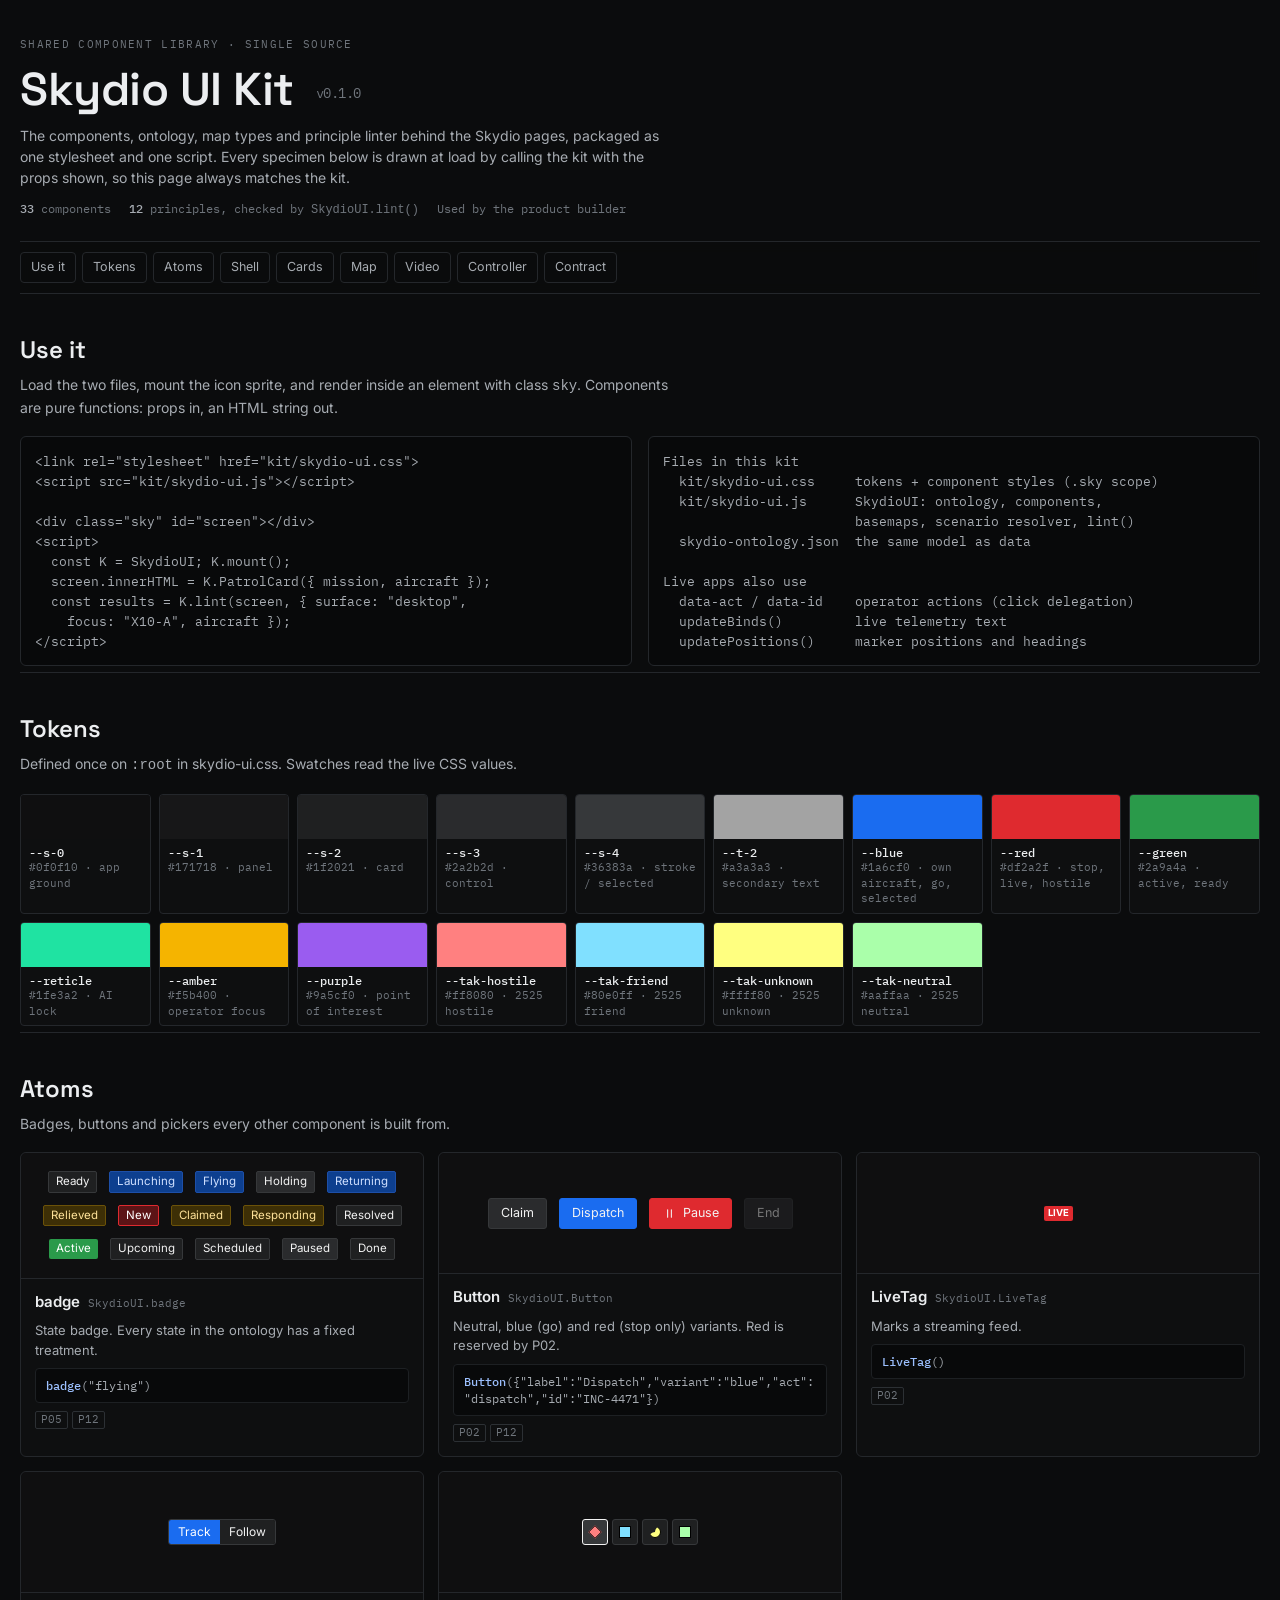
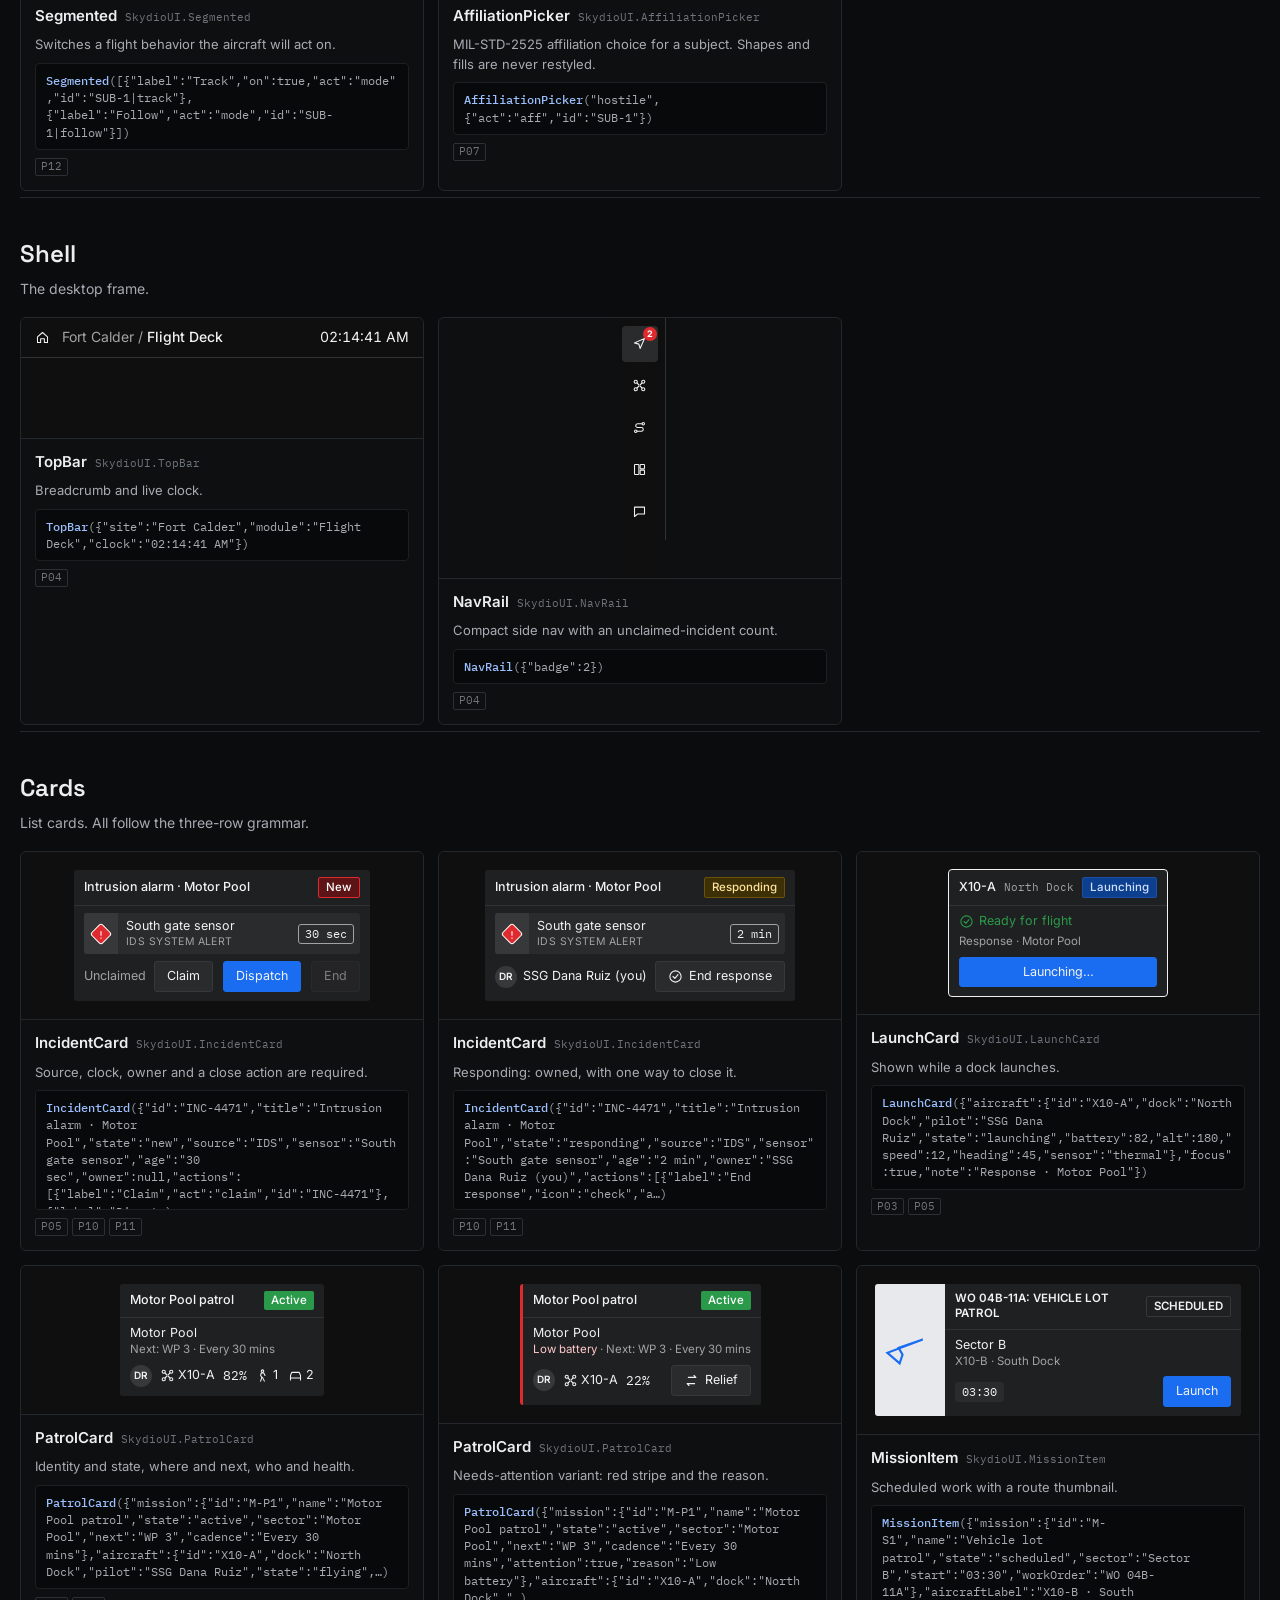
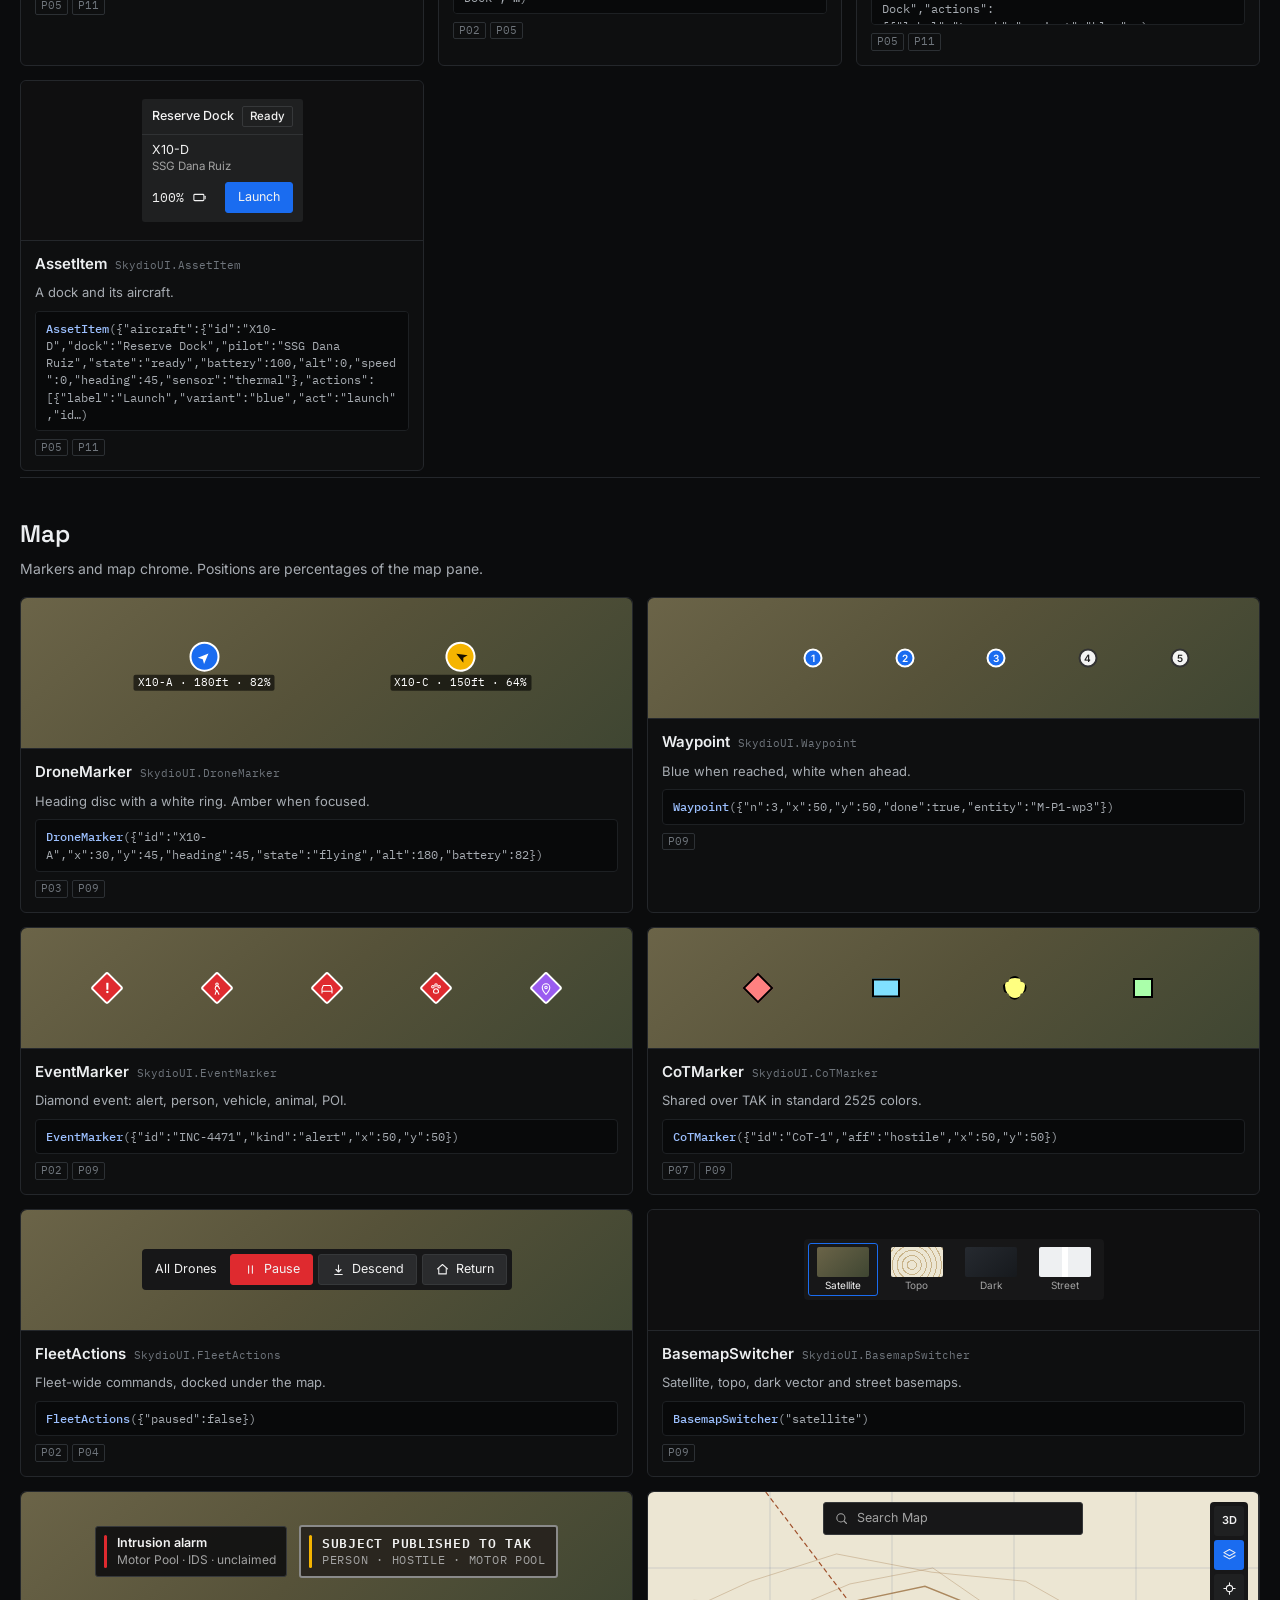
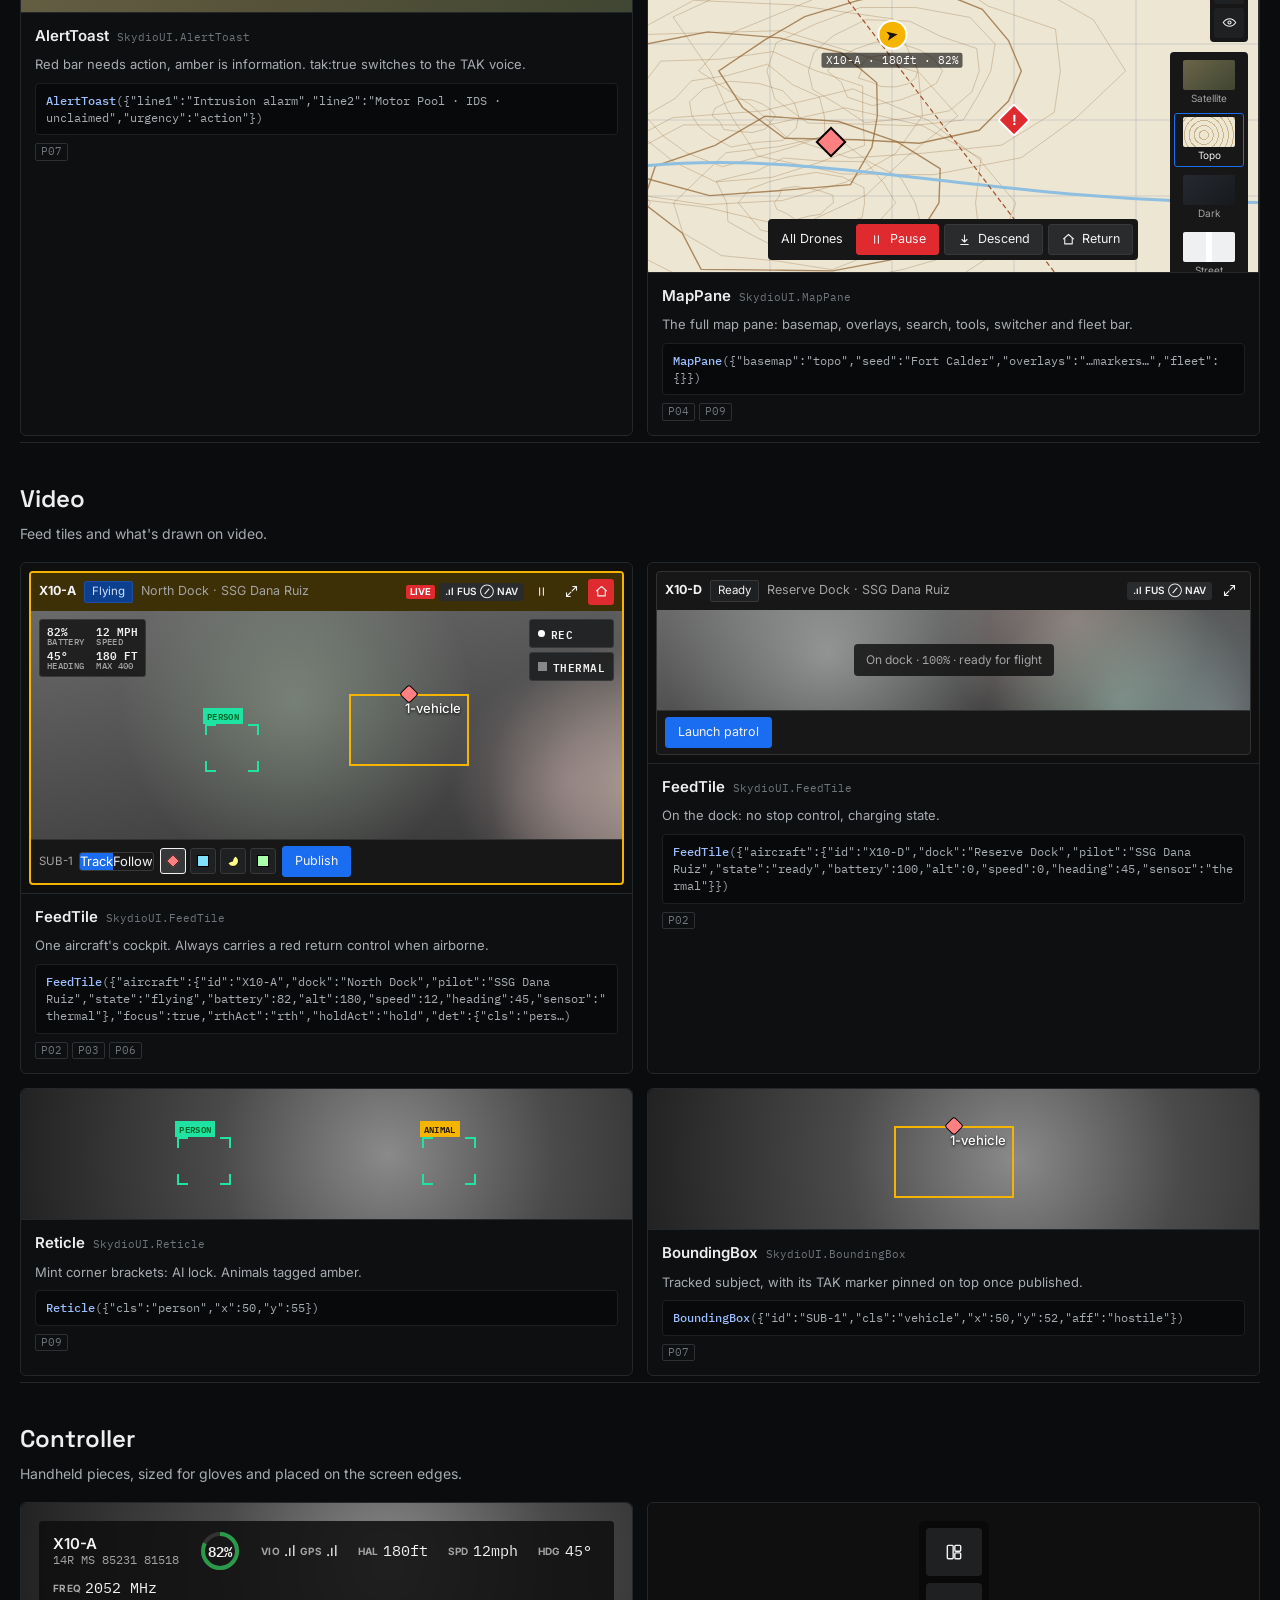
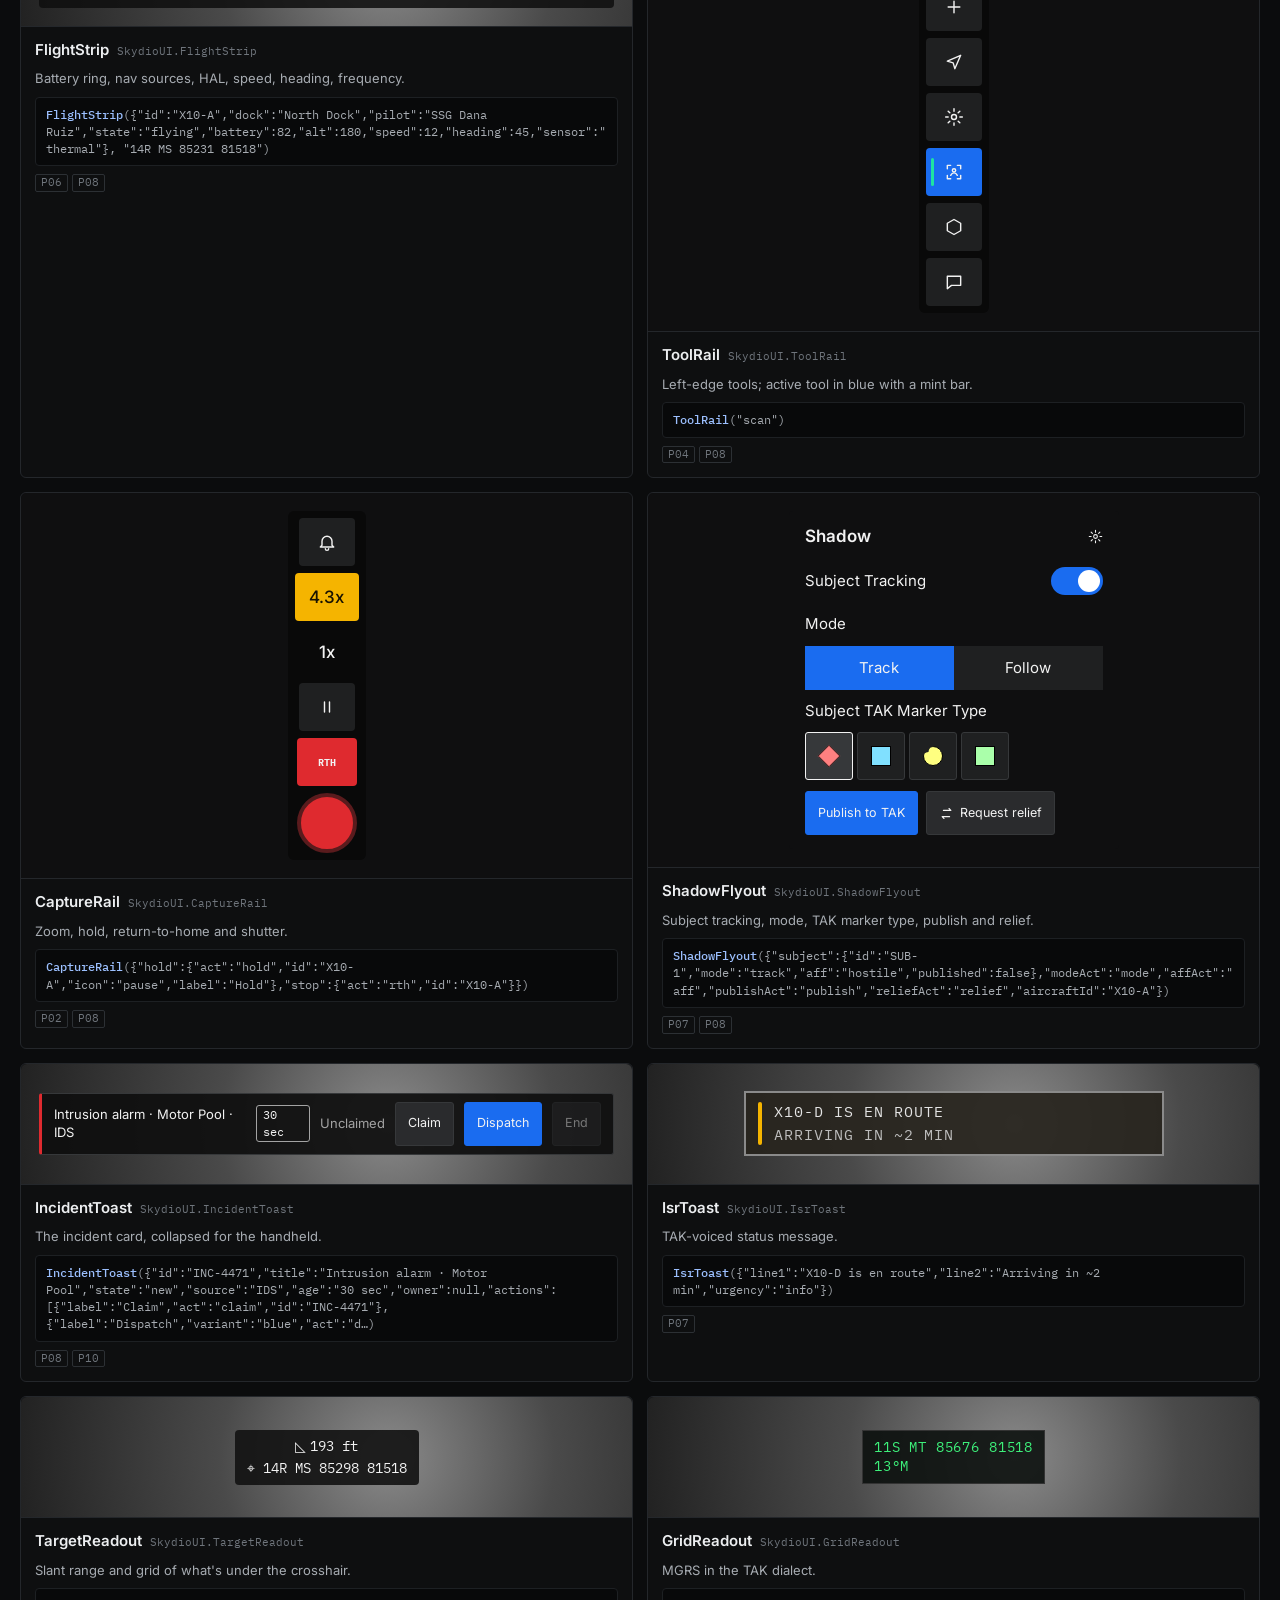
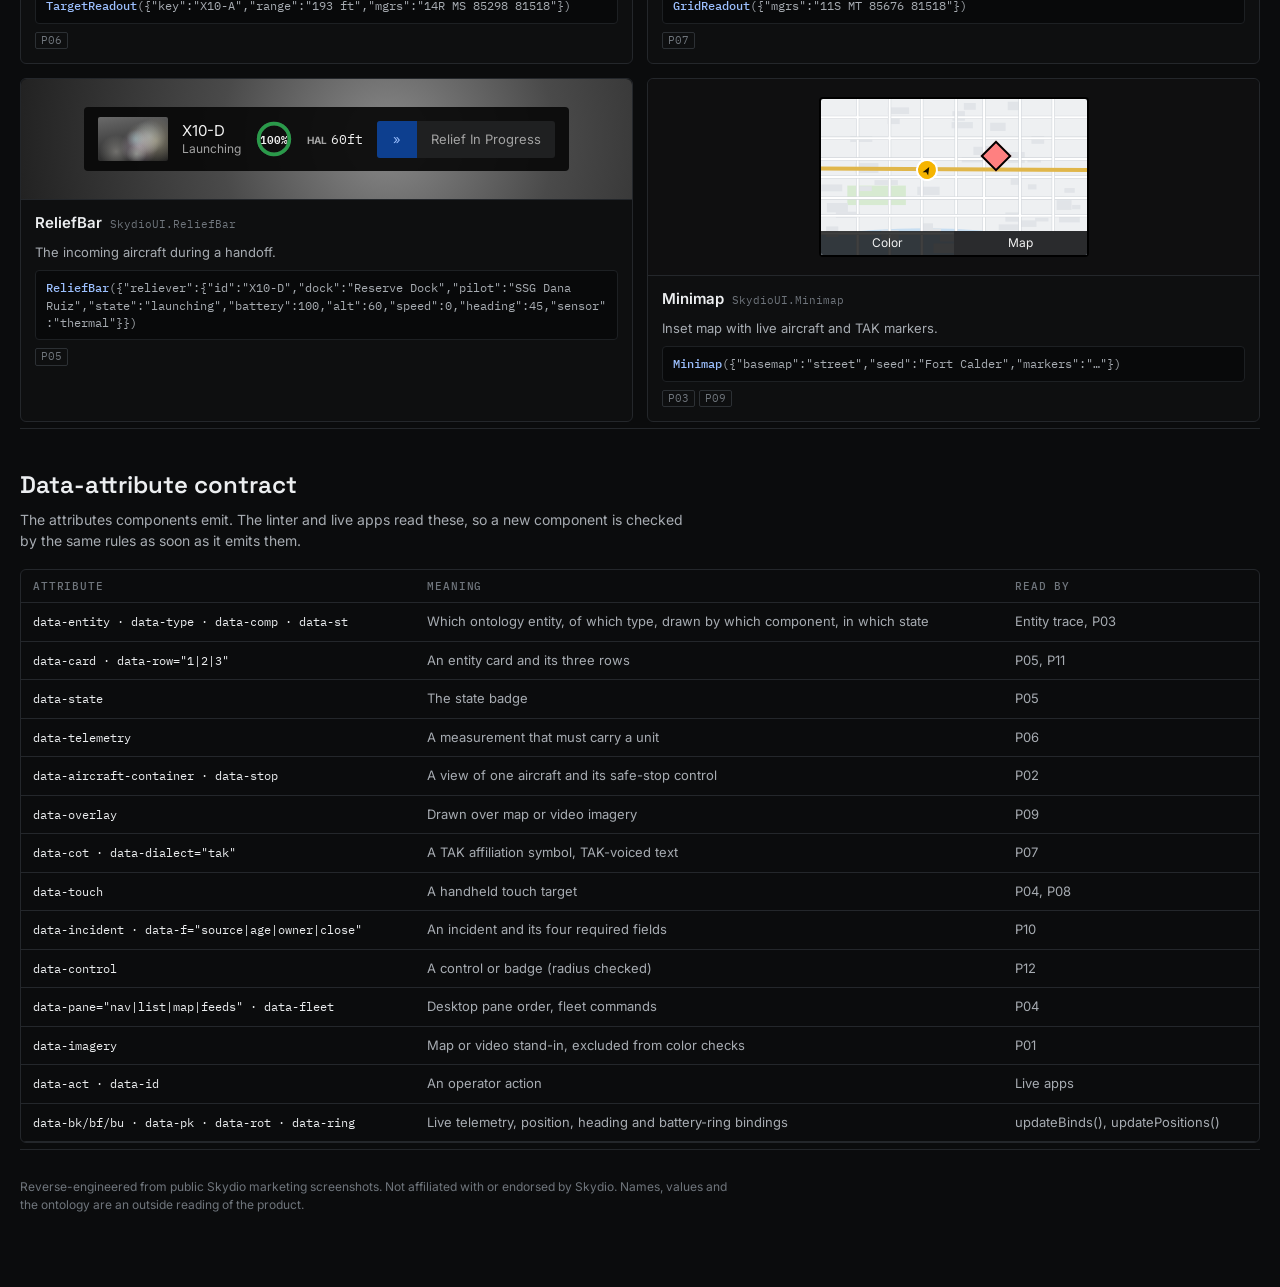
<file: kit.html>
<!doctype html>
<html lang="en"><head><meta charset="utf-8"><meta name="viewport" content="width=device-width, initial-scale=1, viewport-fit=cover">
<style>body{margin:0}[hidden]{display:none!important}img{max-width:100%}</style>
<title>Skydio UI Kit</title>
<meta name="claude:viewport-fit-sides" content="cover">
<link rel="stylesheet" href="https://fonts.googleapis.com/css2?family=Inter:wght@400;500;600;700&family=IBM+Plex+Mono:wght@400;500;600&family=Space+Grotesk:wght@500;600&display=swap">
<link rel="stylesheet" href="kit/skydio-ui.css">
<style>
/* Layout: masthead → install → tokens → component groups (live specimen + the exact kit call) → data-attribute contract.
   Every specimen is rendered at load by calling SkydioUI, so this page can't drift from the kit. Dark-only on purpose. */
:root{ color-scheme:dark; --page:#0b0c0d; --ink:#eceef0; --ink-2:#a7acb2; --ink-3:#6f757c; --rule:#24272b; --panel:#0e0f10; }
*{box-sizing:border-box}
body{background:var(--page);color:var(--ink);font-family:var(--f-ui);font-size:14px;line-height:1.5;padding-left:max(16px,env(safe-area-inset-left,0px));padding-right:max(16px,env(safe-area-inset-right,0px));padding-block:0 64px}
.wrap{max-width:1240px;margin:0 auto}
a{color:var(--ink)}
:focus-visible{outline:2px solid var(--blue);outline-offset:2px}
header.mast{padding-block:36px 22px;border-bottom:1px solid var(--rule);display:grid;gap:12px}
.eyebrow{font-family:var(--f-mono);font-size:11px;letter-spacing:.12em;text-transform:uppercase;color:var(--ink-3)}
h1{font-family:var(--f-display);font-weight:600;font-size:clamp(30px,4.2vw,46px);line-height:1.05;margin:0;letter-spacing:-.01em}
h1 small{font-family:var(--f-mono);font-size:14px;color:var(--ink-3);font-weight:400;margin-left:10px;vertical-align:middle}
.lede{max-width:72ch;color:var(--ink-2);margin:0}
.meta{display:flex;flex-wrap:wrap;gap:8px 18px;font-family:var(--f-mono);font-size:12px;color:var(--ink-3)}
.meta b{color:var(--ink-2);font-weight:500}
nav.toc{position:sticky;top:env(safe-area-inset-top,0px);z-index:5;background:color-mix(in srgb,var(--page) 92%,transparent);backdrop-filter:blur(6px);border-bottom:1px solid var(--rule);padding-block:10px}
body::before{content:"";position:fixed;inset:0 0 auto;height:env(safe-area-inset-top,0px);z-index:10;background:var(--page)}
nav.toc ul{list-style:none;margin:0;padding:0;display:flex;gap:6px;overflow-x:auto;scrollbar-width:none}
nav.toc a{display:block;white-space:nowrap;text-decoration:none;font-size:12.5px;padding:5px 10px;border:1px solid var(--rule);border-radius:4px;color:var(--ink-2)}
nav.toc a:hover{color:var(--ink);border-color:var(--ink-3)}
section.group{padding-block:38px 6px;border-bottom:1px solid var(--rule);scroll-margin-top:56px}
h2{font-family:var(--f-display);font-weight:600;font-size:24px;margin:0 0 6px}
.gp{margin:0 0 18px;color:var(--ink-2);max-width:74ch}
.grid{display:grid;gap:14px;grid-template-columns:repeat(auto-fill,minmax(min(100%,380px),1fr))}
.grid.wide{grid-template-columns:repeat(auto-fill,minmax(min(100%,600px),1fr))}
.comp{border:1px solid var(--rule);border-radius:6px;background:var(--panel);display:flex;flex-direction:column;min-width:0}
.stage{border-bottom:1px solid var(--rule);border-radius:6px 6px 0 0;overflow:hidden;min-width:0}
.stage .sky{padding:18px;display:flex;flex-wrap:wrap;gap:12px;align-items:center;justify-content:center;min-height:120px}
.stage .sky.terrain{background:linear-gradient(140deg,#6b6448,#565239 50%,#3f4632)}
.stage .sky.video{background:radial-gradient(circle at 60% 50%,#8a8a8a 0,#4a4a4a 45%,#222 100%)}
.stage .sky.box{display:block;padding:0;position:relative}
.solo .strip,.solo .c-rail,.solo .fly,.solo .readout,.solo .mgrs,.solo .relief,.solo .pip,.solo .isrt,.solo .ctoast,.solo .fleet,.solo .msearch,.solo .mtools,.solo .bmap{position:relative!important;inset:auto!important;left:auto!important;right:auto!important;top:auto!important;bottom:auto!important;transform:none!important}
.solo .c-rail{flex-direction:column}
.solo .bmap{grid-template-columns:repeat(4,auto)}
.info{padding:12px 14px 14px;display:grid;gap:8px;min-width:0}
.info h3{margin:0;font-size:15px;font-weight:600;display:flex;gap:8px;align-items:baseline;flex-wrap:wrap}
.info h3 code{font-family:var(--f-mono);font-size:11px;color:var(--ink-3);font-weight:400}
.info p{margin:0;color:var(--ink-2);font-size:13px}
pre.call{margin:0;background:#08090a;border:1px solid #1d2023;border-radius:4px;padding:8px 10px;font:11.5px/1.5 var(--f-mono);color:var(--ink-2);white-space:pre-wrap;word-break:break-word;max-height:120px;overflow:auto}
pre.call b{color:#9cc0ff;font-weight:500}
.pr{display:flex;flex-wrap:wrap;gap:4px}
.pr span{font-family:var(--f-mono);font-size:10.5px;border:1px solid #2c3034;border-radius:2px;padding:0 5px;color:var(--ink-3)}
.sw-grid{display:grid;gap:8px;grid-template-columns:repeat(auto-fill,minmax(130px,1fr))}
.sw{border:1px solid var(--rule);border-radius:4px;overflow:hidden;background:var(--panel)}
.sw i{display:block;height:44px}
.sw div{padding:6px 8px;font-size:11.5px;line-height:1.35}.sw div b{display:block;font-family:var(--f-mono);font-weight:500;color:var(--ink)}.sw div span{font-family:var(--f-mono);color:var(--ink-3);font-size:10.5px}
pre.code{margin:0;background:#08090a;border:1px solid var(--rule);border-radius:6px;padding:14px;overflow-x:auto;font:12.5px/1.6 var(--f-mono);color:var(--ink-2)}
table.contract{border-collapse:collapse;width:100%;font-size:13px}
.tbl{overflow-x:auto;border:1px solid var(--rule);border-radius:6px}
.contract th{text-align:left;font:500 10.5px var(--f-mono);letter-spacing:.08em;text-transform:uppercase;color:var(--ink-3);padding:9px 12px;border-bottom:1px solid var(--rule)}
.contract td{padding:9px 12px;border-bottom:1px solid var(--rule);color:var(--ink-2);vertical-align:top}
.contract td:first-child{white-space:nowrap}.contract code{font:12px var(--f-mono);color:var(--ink)}
.two{display:grid;gap:16px;grid-template-columns:minmax(0,1fr) minmax(0,1fr)}
@media (max-width:860px){.two{grid-template-columns:minmax(0,1fr)}}
.foot{margin-top:28px;color:var(--ink-3);font-size:12px;max-width:90ch}
</style>

<div class="wrap">
<header class="mast">
  <div class="eyebrow">Shared component library · single source</div>
  <h1>Skydio UI Kit <small id="ver"></small></h1>
  <p class="lede">The components, ontology, map types and principle linter behind the Skydio pages, packaged as one stylesheet and one script. Every specimen below is drawn at load by calling the kit with the props shown, so this page always matches the kit.</p>
  <div class="meta"><span><b id="nComp">0</b> components</span><span><b>12</b> principles, checked by <code>SkydioUI.lint()</code></span><span>Used by the product builder</span></div>
</header>
<nav class="toc" aria-label="Sections"><ul id="toc"></ul></nav>

<section class="group" id="install">
  <h2>Use it</h2>
  <p class="gp">Load the two files, mount the icon sprite, and render inside an element with class <code>sky</code>. Components are pure functions: props in, an HTML string out.</p>
  <div class="two">
<pre class="code">&lt;link rel="stylesheet" href="kit/skydio-ui.css"&gt;
&lt;script src="kit/skydio-ui.js"&gt;&lt;/script&gt;

&lt;div class="sky" id="screen"&gt;&lt;/div&gt;
&lt;script&gt;
  const K = SkydioUI; K.mount();
  screen.innerHTML = K.PatrolCard({ mission, aircraft });
  const results = K.lint(screen, { surface: "desktop",
    focus: "X10-A", aircraft });
&lt;/script&gt;</pre>
<pre class="code">Files in this kit
  kit/skydio-ui.css     tokens + component styles (.sky scope)
  kit/skydio-ui.js      SkydioUI: ontology, components,
                        basemaps, scenario resolver, lint()
  skydio-ontology.json  the same model as data

Live apps also use
  data-act / data-id    operator actions (click delegation)
  updateBinds()         live telemetry text
  updatePositions()     marker positions and headings</pre>
  </div>
</section>

<section class="group" id="tokens"><h2>Tokens</h2><p class="gp">Defined once on <code>:root</code> in skydio-ui.css. Swatches read the live CSS values.</p><div class="sw-grid" id="swatches"></div></section>
<div id="groups"></div>

<section class="group" id="contract">
  <h2>Data-attribute contract</h2>
  <p class="gp">The attributes components emit. The linter and live apps read these, so a new component is checked by the same rules as soon as it emits them.</p>
  <div class="tbl"><table class="contract"><thead><tr><th>Attribute</th><th>Meaning</th><th>Read by</th></tr></thead><tbody>
    <tr><td><code>data-entity · data-type · data-comp · data-st</code></td><td>Which ontology entity, of which type, drawn by which component, in which state</td><td>Entity trace, P03</td></tr>
    <tr><td><code>data-card · data-row="1|2|3"</code></td><td>An entity card and its three rows</td><td>P05, P11</td></tr>
    <tr><td><code>data-state</code></td><td>The state badge</td><td>P05</td></tr>
    <tr><td><code>data-telemetry</code></td><td>A measurement that must carry a unit</td><td>P06</td></tr>
    <tr><td><code>data-aircraft-container · data-stop</code></td><td>A view of one aircraft and its safe-stop control</td><td>P02</td></tr>
    <tr><td><code>data-overlay</code></td><td>Drawn over map or video imagery</td><td>P09</td></tr>
    <tr><td><code>data-cot · data-dialect="tak"</code></td><td>A TAK affiliation symbol, TAK-voiced text</td><td>P07</td></tr>
    <tr><td><code>data-touch</code></td><td>A handheld touch target</td><td>P04, P08</td></tr>
    <tr><td><code>data-incident · data-f="source|age|owner|close"</code></td><td>An incident and its four required fields</td><td>P10</td></tr>
    <tr><td><code>data-control</code></td><td>A control or badge (radius checked)</td><td>P12</td></tr>
    <tr><td><code>data-pane="nav|list|map|feeds" · data-fleet</code></td><td>Desktop pane order, fleet commands</td><td>P04</td></tr>
    <tr><td><code>data-imagery</code></td><td>Map or video stand-in, excluded from color checks</td><td>P01</td></tr>
    <tr><td><code>data-act · data-id</code></td><td>An operator action</td><td>Live apps</td></tr>
    <tr><td><code>data-bk/bf/bu · data-pk · data-rot · data-ring</code></td><td>Live telemetry, position, heading and battery-ring bindings</td><td>updateBinds(), updatePositions()</td></tr>
  </tbody></table></div>
</section>
<p class="foot">Reverse-engineered from public Skydio marketing screenshots. Not affiliated with or endorsed by Skydio. Names, values and the ontology are an outside reading of the product.</p>
</div>

<script src="kit/skydio-ui.js"></script>
<script>
"use strict";
const K = SkydioUI; K.mount();
const esc = K.esc;
document.getElementById("ver").textContent = "v" + K.version;

/* tokens */
const TOK = [["--s-0","app ground"],["--s-1","panel"],["--s-2","card"],["--s-3","control"],["--s-4","stroke / selected"],["--t-2","secondary text"],["--blue","own aircraft, go, selected"],["--red","stop, live, hostile"],["--green","active, ready"],["--reticle","AI lock"],["--amber","operator focus"],["--purple","point of interest"],["--tak-hostile","2525 hostile"],["--tak-friend","2525 friend"],["--tak-unknown","2525 unknown"],["--tak-neutral","2525 neutral"]];
const cs = getComputedStyle(document.documentElement);
document.getElementById("swatches").innerHTML = TOK.map(([v, m]) => `<div class="sw"><i style="background:var(${v})"></i><div><b>${v}</b><span>${cs.getPropertyValue(v).trim()} · ${m}</span></div></div>`).join("");

/* sample data */
const air = { id:"X10-A", dock:"North Dock", pilot:"SSG Dana Ruiz", state:"flying", battery:82, alt:180, speed:12, heading:45, sensor:"thermal" };
const ready = { ...air, id:"X10-D", dock:"Reserve Dock", state:"ready", battery:100, alt:0, speed:0 };
const mission = { id:"M-P1", name:"Motor Pool patrol", state:"active", sector:"Motor Pool", next:"WP 3", cadence:"Every 30 mins" };

/* catalog: [group, name, args, note, principles, stage] — stage: "" | "terrain" | "video" | "box:WxH" | "solo" */
const C = [
  ["Atoms","badge",["flying"],"State badge. Every state in the ontology has a fixed treatment.",["P05","P12"],"",()=>K.ONTO.air.concat(["new","claimed","responding","resolved","active","upcoming","scheduled","paused","done"]).map(s=>K.badge(s)).join("")],
  ["Atoms","Button",[{label:"Dispatch",variant:"blue",act:"dispatch",id:"INC-4471"}],"Neutral, blue (go) and red (stop only) variants. Red is reserved by P02.",["P02","P12"],"",()=>[K.Button({label:"Claim"}),K.Button({label:"Dispatch",variant:"blue"}),K.Button({label:"Pause",icon:"pause",variant:"red",fleetstop:true}),K.Button({label:"End",disabled:true})].join("")],
  ["Atoms","LiveTag",[],"Marks a streaming feed.",["P02"]],
  ["Atoms","Segmented",[[{label:"Track",on:true,act:"mode",id:"SUB-1|track"},{label:"Follow",act:"mode",id:"SUB-1|follow"}]],"Switches a flight behavior the aircraft will act on.",["P12"]],
  ["Atoms","AffiliationPicker",["hostile",{act:"aff",id:"SUB-1"}],"MIL-STD-2525 affiliation choice for a subject. Shapes and fills are never restyled.",["P07"]],
  ["Shell","TopBar",[{site:"Fort Calder",module:"Flight Deck",clock:"02:14:41 AM"}],"Breadcrumb and live clock.",["P04"],"box:100%x44"],
  ["Shell","NavRail",[{badge:2}],"Compact side nav with an unclaimed-incident count.",["P04"],"box:52x260"],
  ["Cards","IncidentCard",[{id:"INC-4471",title:"Intrusion alarm · Motor Pool",state:"new",source:"IDS",sensor:"South gate sensor",age:"30 sec",owner:null,actions:[{label:"Claim",act:"claim",id:"INC-4471"},{label:"Dispatch",variant:"blue",act:"dispatch",id:"INC-4471"},{label:"End",f:"close",disabled:true}]}],"Source, clock, owner and a close action are required.",["P05","P10","P11"]],
  ["Cards","IncidentCard",[{id:"INC-4471",title:"Intrusion alarm · Motor Pool",state:"responding",source:"IDS",sensor:"South gate sensor",age:"2 min",owner:"SSG Dana Ruiz (you)",actions:[{label:"End response",icon:"check",act:"end",id:"INC-4471",f:"close"}]}],"Responding: owned, with one way to close it.",["P10","P11"]],
  ["Cards","LaunchCard",[{aircraft:{...air,state:"launching"},focus:true,note:"Response · Motor Pool"}],"Shown while a dock launches.",["P03","P05"]],
  ["Cards","PatrolCard",[{mission,aircraft:air,dets:[{cls:"person",count:1},{cls:"vehicle",count:2}]}],"Identity and state, where and next, who and health.",["P05","P11"]],
  ["Cards","PatrolCard",[{mission:{...mission,attention:true,reason:"Low battery"},aircraft:{...air,battery:22},actions:[{label:"Relief",icon:"swap",act:"relief",id:"X10-A"}]}],"Needs-attention variant: red stripe and the reason.",["P02","P05"]],
  ["Cards","MissionItem",[{mission:{id:"M-S1",name:"Vehicle lot patrol",state:"scheduled",sector:"Sector B",start:"03:30",workOrder:"WO 04B-11A"},aircraftLabel:"X10-B · South Dock",actions:[{label:"Launch",variant:"blue",act:"launch-mission",id:"M-S1"}]}],"Scheduled work with a route thumbnail.",["P05","P11"]],
  ["Cards","AssetItem",[{aircraft:ready,actions:[{label:"Launch",variant:"blue",act:"launch",id:"X10-D"}]}],"A dock and its aircraft.",["P05","P11"]],
  ["Map","DroneMarker",[{id:"X10-A",x:30,y:45,heading:45,state:"flying",alt:180,battery:82}],"Heading disc with a white ring. Amber when focused.",["P03","P09"],"terrain box:100%x150",()=>K.DroneMarker({id:"X10-A",x:30,y:45,heading:45,state:"flying",alt:180,battery:82})+K.DroneMarker({id:"X10-C",x:72,y:45,heading:300,state:"flying",alt:150,battery:64,focus:true})],
  ["Map","Waypoint",[{n:3,x:50,y:50,done:true,entity:"M-P1-wp3"}],"Blue when reached, white when ahead.",["P09"],"terrain box:100%x110",()=>[1,2,3,4,5].map(n=>K.Waypoint({n,x:12+n*15,y:50,done:n<4,entity:"wp"+n})).join("")],
  ["Map","EventMarker",[{id:"INC-4471",kind:"alert",x:50,y:50}],"Diamond event: alert, person, vehicle, animal, POI.",["P02","P09"],"terrain box:100%x110",()=>["alert","person","vehicle","animal","poi"].map((k,i)=>K.EventMarker({id:"E"+i,kind:k,x:14+i*18,y:50})).join("")],
  ["Map","CoTMarker",[{id:"CoT-1",aff:"hostile",x:50,y:50}],"Shared over TAK in standard 2525 colors.",["P07","P09"],"terrain box:100%x110",()=>K.ONTO.aff.map((a,i)=>K.CoTMarker({id:"C"+i,aff:a,x:18+i*21,y:50})).join("")],
  ["Map","FleetActions",[{paused:false}],"Fleet-wide commands, docked under the map.",["P02","P04"],"terrain solo"],
  ["Map","BasemapSwitcher",["satellite"],"Satellite, topo, dark vector and street basemaps.",["P09"],"solo"],
  ["Map","AlertToast",[{line1:"Intrusion alarm",line2:"Motor Pool · IDS · unclaimed",urgency:"action"}],"Red bar needs action, amber is information. tak:true switches to the TAK voice.",["P07"],"terrain",()=>K.AlertToast({line1:"Intrusion alarm",line2:"Motor Pool · IDS · unclaimed",urgency:"action"})+K.AlertToast({line1:"Subject published to TAK",line2:"PERSON · HOSTILE · MOTOR POOL",tak:true})],
  ["Map","MapPane",[{basemap:"topo",seed:"Fort Calder",overlays:"…markers…",fleet:{}}],"The full map pane: basemap, overlays, search, tools, switcher and fleet bar.",["P04","P09"],"box:100%x380",()=>K.MapPane({basemap:"topo",seed:"Fort Calder",overlays:K.DroneMarker({id:"X10-A",x:40,y:40,heading:80,state:"flying",alt:180,battery:82,focus:true})+K.EventMarker({id:"INC",kind:"alert",x:60,y:60})+K.CoTMarker({id:"C",aff:"hostile",x:30,y:66}),fleet:{}}).replace('class="d-map"','class="d-map" style="position:absolute;inset:0"')],
  ["Video","FeedTile",[{aircraft:air,focus:true,rthAct:"rth",holdAct:"hold",det:{cls:"person",x:34,y:60},sub:{id:"SUB-1",cls:"vehicle",x:64,y:52,aff:"hostile"},footer:"…subject controls…"}],"One aircraft's cockpit. Always carries a red return control when airborne.",["P02","P03","P06"],"box:100%x330",()=>`<div style="display:flex;height:100%;padding:8px">${K.FeedTile({aircraft:air,focus:true,rthAct:"rth",holdAct:"hold",det:{cls:"person",x:34,y:60},sub:{id:"SUB-1",cls:"vehicle",x:64,y:52,aff:"hostile"},footer:`<span class="lbl">SUB-1</span>${K.Segmented([{label:"Track",on:true},{label:"Follow"}])}${K.AffiliationPicker("hostile",{})}${K.Button({label:"Publish",variant:"blue"})}`})}</div>`],
  ["Video","FeedTile",[{aircraft:ready}],"On the dock: no stop control, charging state.",["P02"],"box:100%x200",()=>`<div style="display:flex;height:100%;padding:8px">${K.FeedTile({aircraft:ready,footer:K.Button({label:"Launch patrol",variant:"blue"})})}</div>`],
  ["Video","Reticle",[{cls:"person",x:50,y:55}],"Mint corner brackets: AI lock. Animals tagged amber.",["P09"],"video box:100%x130",()=>K.Reticle({cls:"person",x:30,y:55})+K.Reticle({cls:"animal",x:70,y:55})],
  ["Video","BoundingBox",[{id:"SUB-1",cls:"vehicle",x:50,y:52,aff:"hostile"}],"Tracked subject, with its TAK marker pinned on top once published.",["P07"],"video box:100%x140"],
  ["Controller","FlightStrip",[air,"14R MS 85231 81518"],"Battery ring, nav sources, HAL, speed, heading, frequency.",["P06","P08"],"video solo"],
  ["Controller","ToolRail",["scan"],"Left-edge tools; active tool in blue with a mint bar.",["P04","P08"],"solo"],
  ["Controller","CaptureRail",[{hold:{act:"hold",id:"X10-A",icon:"pause",label:"Hold"},stop:{act:"rth",id:"X10-A"}}],"Zoom, hold, return-to-home and shutter.",["P02","P08"],"solo"],
  ["Controller","ShadowFlyout",[{subject:{id:"SUB-1",mode:"track",aff:"hostile",published:false},modeAct:"mode",affAct:"aff",publishAct:"publish",reliefAct:"relief",aircraftId:"X10-A"}],"Subject tracking, mode, TAK marker type, publish and relief.",["P07","P08"],"solo"],
  ["Controller","IncidentToast",[{id:"INC-4471",title:"Intrusion alarm · Motor Pool",state:"new",source:"IDS",age:"30 sec",owner:null,actions:[{label:"Claim",act:"claim",id:"INC-4471"},{label:"Dispatch",variant:"blue",act:"dispatch",id:"INC-4471"},{label:"End",f:"close",disabled:true}]}],"The incident card, collapsed for the handheld.",["P08","P10"],"video solo"],
  ["Controller","IsrToast",[{line1:"X10-D is en route",line2:"Arriving in ~2 min",urgency:"info"}],"TAK-voiced status message.",["P07"],"video solo"],
  ["Controller","TargetReadout",[{key:"X10-A",range:"193 ft",mgrs:"14R MS 85298 81518"}],"Slant range and grid of what's under the crosshair.",["P06"],"video solo"],
  ["Controller","GridReadout",[{mgrs:"11S MT 85676 81518"}],"MGRS in the TAK dialect.",["P07"],"video solo"],
  ["Controller","ReliefBar",[{reliever:{...ready,id:"X10-D",state:"launching",alt:60}}],"The incoming aircraft during a handoff.",["P05"],"video solo"],
  ["Controller","Minimap",[{basemap:"street",seed:"Fort Calder",markers:"…"}],"Inset map with live aircraft and TAK markers.",["P03","P09"],"solo",()=>K.Minimap({basemap:"street",seed:"Fort Calder",markers:K.DroneMarker({id:"X10-A",x:40,y:45,heading:30,small:true,focus:true})+K.CoTMarker({id:"C",aff:"hostile",x:66,y:36})})]
];
const groups = [...new Set(C.map(c => c[0]))];
const GROUP_NOTE = { Atoms:"Badges, buttons and pickers every other component is built from.", Shell:"The desktop frame.", Cards:"List cards. All follow the three-row grammar.", Map:"Markers and map chrome. Positions are percentages of the map pane.", Video:"Feed tiles and what's drawn on video.", Controller:"Handheld pieces, sized for gloves and placed on the screen edges." };
const short = v => { const s = JSON.stringify(v); return s.length > 220 ? s.slice(0, 217) + "…" : s; };
document.getElementById("toc").innerHTML = [["install","Use it"],["tokens","Tokens"],...groups.map(g => [g.toLowerCase(), g]),["contract","Contract"]].map(([id, t]) => `<li><a href="#${id}">${t}</a></li>`).join("");
document.getElementById("groups").innerHTML = groups.map(g => `<section class="group" id="${g.toLowerCase()}"><h2>${g}</h2><p class="gp">${GROUP_NOTE[g]}</p><div class="grid${g === "Video" || g === "Map" || g === "Controller" ? " wide" : ""}">${
  C.filter(c => c[0] === g).map(([, name, args, note, pr, stage = "", custom]) => {
    let html; try { html = custom ? custom() : K[name](...args); } catch (e) { html = `<span style="color:#ff9a9d">${esc(e.message)}</span>`; }
    const box = (stage.match(/box:(\S+)x(\d+)/) || []); const cls = stage.split(" ").filter(x => x && !x.startsWith("box")).join(" ");
    const style = box[0] ? `style="width:${/%/.test(box[1]) ? box[1] : box[1] + "px"};height:${box[2]}px;margin:0 auto"` : "";
    return `<div class="comp"><div class="stage"><div class="sky ${cls}${box[0] ? " box" : ""}" ${style}>${html}</div></div><div class="info"><h3>${esc(name)} <code>SkydioUI.${esc(name)}</code></h3><p>${esc(note)}</p><pre class="call"><b>${esc(name)}</b>(${esc(args.map(short).join(", "))})</pre><div class="pr">${pr.map(p => `<span title="${esc(K.PRINCIPLES.find(x => x[0] === p)[1])}">${p}</span>`).join("")}</div></div></div>`;
  }).join("")}</div></section>`).join("");
document.getElementById("nComp").textContent = new Set(C.map(c => c[1])).size;
</script>

</html>
</file>
<file: kit/skydio-ui.css>
/*! Skydio UI Kit 0.1.0 · skydio-ui.css
   Tokens and component styles, reverse-engineered from public Skydio marketing screenshots. Not affiliated with Skydio.
   Every component renders inside a root element with class "sky". */
:root{
  --s-0:#0f0f10; --s-1:#171718; --s-2:#1f2021; --s-3:#2a2b2d; --s-4:#36383a; --s-line:#303234;
  --t-1:#f2f2f2; --t-2:#a3a3a3;
  --blue:#1a6cf0; --blue-deep:#0d3f8f; --red:#df2a2f; --red-deep:#5c1416; --green:#2a9a4a; --green-deep:#173d22;
  --reticle:#1fe3a2; --amber:#f5b400; --amber-deep:#3d2f06; --purple:#9a5cf0;
  --tak-hostile:#ff8080; --tak-friend:#80e0ff; --tak-unknown:#ffff80; --tak-neutral:#aaffaa;
  --f-ui:"Inter",system-ui,-apple-system,"Segoe UI",sans-serif;
  --f-display:"Space Grotesk","Inter",system-ui,sans-serif;
  --f-mono:"IBM Plex Mono",ui-monospace,"SF Mono",Menlo,monospace;
}
.sky{font-family:var(--f-ui);color:var(--t-1);background:var(--s-0);font-size:13px;line-height:1.35;position:relative;overflow:hidden}
.sky *{box-sizing:border-box}
.sky .mono,.sky [data-telemetry]{font-family:var(--f-mono)}
.sky svg.ic{width:15px;height:15px;stroke:currentColor;fill:none;stroke-width:1.7;stroke-linecap:round;stroke-linejoin:round;flex:none}
.sky .lint-hit{outline:3px solid #ff2bd6 !important;outline-offset:2px;box-shadow:0 0 0 6px rgba(255,43,214,.25) !important}
/* desktop shell */
.sky .d-top{height:40px;display:flex;align-items:center;gap:12px;padding:0 14px;border-bottom:1px solid var(--s-line);background:var(--s-0)}
.sky .d-top .crumb{color:var(--t-2);font-size:14px}
.sky .d-top .crumb b{color:var(--t-1);font-weight:500}
.sky .d-top .clock{margin-left:auto;font-variant-numeric:tabular-nums;font-size:14px}
.sky .d-top .clock small{color:var(--t-2)}
.sky .d-body{display:flex;height:720px}
.sky .d-nav{width:52px;border-right:1px solid var(--s-line);display:flex;flex-direction:column;align-items:center;gap:6px;padding-top:8px;background:var(--s-0)}
.sky .d-nav .b{width:36px;height:36px;display:grid;place-items:center;border-radius:4px;position:relative;color:var(--t-1)}
.sky .d-nav .b.on{background:var(--s-3)}
.sky .d-nav .badge-n{position:absolute;top:1px;right:1px;min-width:14px;height:14px;padding:0 3px;border-radius:7px;background:var(--red);font-size:9px;font-weight:700;display:grid;place-items:center;color:#fff}
.sky .d-list{width:310px;background:var(--s-1);border-right:1px solid var(--s-line);display:flex;flex-direction:column;min-height:0}
.sky .d-map{flex:1;position:relative;min-width:0;border-right:1px solid var(--s-line)}
.sky .d-feeds{width:440px;display:flex;flex-direction:column;gap:6px;padding:6px;background:var(--s-0)}
.sky .ph{height:36px;display:flex;align-items:center;justify-content:space-between;padding:0 12px;font-size:13.5px;flex:none}
.sky .d-list .scroll{overflow:hidden;padding:0 10px 10px;display:flex;flex-direction:column;gap:8px;flex:1}
.sky .sec{display:flex;justify-content:space-between;align-items:center;font-weight:600;font-size:13.5px;padding:8px 2px 2px}
.sky .sec span{color:var(--t-2);font-weight:400}
.sky .field{display:flex;align-items:center;gap:8px;background:var(--s-3);border:1px solid var(--s-4);border-radius:3px;padding:6px 10px;color:var(--t-2);font-size:13px}
.sky .selects{display:flex;gap:6px}
.sky .select{flex:1;display:flex;align-items:center;gap:6px;background:var(--s-3);border:1px solid var(--s-4);border-radius:3px;padding:6px 10px;font-size:12.5px;color:var(--t-1);white-space:nowrap}
.sky .select svg{margin-left:auto}
.sky .badge{font-size:11.5px;padding:2px 7px;border-radius:2px;line-height:1.35;white-space:nowrap;display:inline-block}
.sky .b-active{background:var(--green);color:#fff}
.sky .b-upcoming,.sky .b-scheduled,.sky .b-done,.sky .b-ready,.sky .b-resolved{border:1px solid var(--s-4);color:var(--t-1);background:var(--s-2)}
.sky .b-paused,.sky .b-holding{background:var(--s-3);color:var(--t-1);border:1px solid var(--s-4)}
.sky .b-tfr,.sky .b-new{background:var(--red-deep);color:#fff;border:1px solid var(--red)}
.sky .b-flying,.sky .b-launching,.sky .b-returning{background:var(--blue-deep);color:#cfe0ff;border:1px solid #1d4fa8}
.sky .b-claimed,.sky .b-responding,.sky .b-relieved{background:var(--amber-deep);color:#ffe39a;border:1px solid #6b5208}
.sky .live{background:var(--red);color:#fff;font-size:9.5px;font-weight:700;padding:1px 4px;border-radius:2px}
.sky .chip-time{background:var(--s-3);color:var(--t-1);padding:2px 7px;border-radius:3px;font-size:12px;font-variant-numeric:tabular-nums}
.sky .chip-o{border:1px solid var(--t-2);border-radius:3px;padding:1px 6px;font-size:12px}
.sky .initials{width:22px;height:22px;border-radius:50%;background:var(--s-4);display:grid;place-items:center;font-size:10px;font-weight:600}
.sky .btn{display:inline-flex;align-items:center;justify-content:center;gap:6px;padding:6px 12px;border-radius:3px;font-size:12.5px;background:var(--s-3);border:1px solid var(--s-4);color:var(--t-1);white-space:nowrap}
.sky .btn.red{background:var(--red);border-color:var(--red)}
.sky .btn.blue{background:var(--blue);border-color:var(--blue)}
.sky .btn.wide{width:100%}
.sky .card{background:var(--s-2);border-radius:3px;overflow:hidden;font-size:12.5px;position:relative}
.sky .card [data-row]{padding:7px 10px;display:flex;align-items:center;gap:8px}
.sky .card [data-row="1"]{justify-content:space-between;font-weight:500;border-bottom:1px solid var(--s-line)}
.sky .card [data-row="2"]{display:block}
.sky .card [data-row="2"] small{display:block;color:var(--t-2);font-size:11.5px}
.sky .card [data-row="3"]{padding-top:0;padding-bottom:9px}
.sky .card .r{margin-left:auto;display:flex;gap:10px;align-items:center}
.sky .card .cnt{display:inline-flex;gap:3px;align-items:center}
.sky .card.attn{border-left:3px solid var(--red)}
.sky .card.is-focus{outline:1.5px solid var(--t-1)}
.sky .card.sched{display:grid;grid-template-columns:70px minmax(0,1fr)}
.sky .card.sched .thumb{background:#e7e9ec;grid-row:span 3;position:relative}
.sky .card.sched .thumb svg{position:absolute;inset:6px;width:calc(100% - 12px);height:calc(100% - 12px)}
.sky .card.sched [data-row="1"]{text-transform:uppercase;font-size:11.5px;font-weight:600}
.sky .sensor{display:grid;grid-template-columns:34px minmax(0,1fr) auto;background:var(--s-3);border-radius:3px;overflow:hidden;align-items:center}
.sky .sensor .ico{display:grid;place-items:center;align-self:stretch;background:var(--s-4)}
.sky .sensor .t{padding:5px 8px;display:grid}
.sky .sensor .t small{color:var(--t-2);font-size:10.5px;letter-spacing:.04em}
.sky .sensor .chip-o{margin-right:6px}
.sky .kv{display:grid;grid-template-columns:auto minmax(0,1fr);gap:3px 10px;font-size:12px}
.sky .kv dt{color:var(--t-2)}
.sky .kv dd{margin:0;text-align:right;font-variant-numeric:tabular-nums}
/* map */
.sky .mapbg{position:absolute;inset:0}
.sky .mapsvg{position:absolute;inset:0;width:100%;height:100%}
.sky .msearch{position:absolute;top:10px;left:50%;transform:translateX(-50%);width:260px;display:flex;align-items:center;gap:8px;background:var(--s-1);border:1px solid var(--s-4);border-radius:3px;padding:7px 10px;color:var(--t-2);font-size:12.5px}
.sky .mtools{position:absolute;top:10px;right:10px;display:grid;gap:4px;background:var(--s-1);padding:4px;border-radius:4px}
.sky .mtools span{width:30px;height:30px;display:grid;place-items:center;background:var(--s-2);border-radius:3px;font-size:11px;font-weight:600}
.sky .mtools span.on{background:var(--blue)}
.sky .fleet{position:absolute;left:50%;bottom:12px;transform:translateX(-50%);display:flex;gap:5px;background:var(--s-1);padding:5px;border-radius:4px;align-items:center;white-space:nowrap}
.sky .fleet .l{padding:0 8px;font-size:12.5px}
.sky .mk{position:absolute;transform:translate(-50%,-50%);display:grid;justify-items:center;gap:3px}
.sky .dm{width:30px;height:30px;border-radius:50%;background:var(--blue);border:2.5px solid #fff;display:grid;place-items:center;color:#fff}
.sky .mk.is-focus .dm{background:var(--amber);color:#1a1300}
.sky .dlbl{font-size:10.5px;text-align:center;line-height:1.2;color:#fff;white-space:nowrap;background:rgba(0,0,0,.6);padding:1px 4px;border-radius:2px}
.sky .wp{position:absolute;transform:translate(-50%,-50%);width:19px;height:19px;border-radius:50%;display:grid;place-items:center;font-size:10px;font-weight:600;border:2px solid #fff}
.sky .wp.done{background:var(--blue);color:#fff}
.sky .wp.next{background:#f4f4f4;color:#222;border-color:#333}
.sky .dia{position:absolute;transform:translate(-50%,-50%) rotate(45deg);width:24px;height:24px;display:grid;place-items:center;border:2px solid #fff;border-radius:3px}
.sky .dia>*{transform:rotate(-45deg)}
.sky .dia.red{background:var(--red);color:#fff}
.sky .dia.purple{background:var(--purple);color:#fff}
.sky .cot{position:absolute;transform:translate(-50%,-50%);border:2px solid #000}
.sky .tak-hostile{background:var(--tak-hostile);width:22px;height:22px;transform:translate(-50%,-50%) rotate(45deg)}
.sky .tak-friend{background:var(--tak-friend);width:28px;height:19px}
.sky .tak-neutral{background:var(--tak-neutral);width:20px;height:20px}
.sky .tak-unknown{background:var(--tak-unknown);width:24px;height:24px;border-radius:50% 50% 50% 50%/40% 40% 60% 60%;clip-path:path('M12 0a6 6 0 0 1 6 6 6 6 0 0 1 0 12 6 6 0 0 1-12 0 6 6 0 0 1 0-12 6 6 0 0 1 6-6z')}
.sky .dock{position:absolute;transform:translate(-50%,-50%);width:22px;height:22px;border-radius:50%;background:#111;border:2px solid #fff;display:grid;place-items:center;font:700 11px var(--f-display);color:#fff}
.sky .slbl{position:absolute;font:600 10px var(--f-mono);letter-spacing:.08em;color:rgba(255,255,255,.85);text-transform:uppercase;background:rgba(0,0,0,.55);padding:1px 4px;border-radius:2px;transform:translate(-50%,-50%);white-space:nowrap}
/* feed tile */
.sky .tile{border:1px solid var(--s-line);border-radius:4px;overflow:hidden;background:var(--s-1);display:flex;flex-direction:column;flex:1;min-height:0}
.sky .tile.is-focus{border:2px solid var(--amber)}
.sky .tile .hd{display:flex;align-items:center;gap:8px;padding:6px 8px;font-size:12.5px;flex:none}
.sky .tile.is-focus .hd{background:var(--amber-deep)}
.sky .tile .hd b{white-space:nowrap}
.sky .tile .hd .who{color:var(--t-2);white-space:nowrap;overflow:hidden;text-overflow:ellipsis;min-width:0}
.sky .tile .hd .sig{white-space:nowrap}
.sky .tile .hd .tools{margin-left:auto;display:flex;gap:4px;align-items:center}
.sky .sig{display:flex;gap:6px;background:var(--s-3);padding:2px 6px;border-radius:3px;font-size:10px;font-weight:600}
.sky .ib{width:26px;height:26px;display:grid;place-items:center;border-radius:3px;color:var(--t-1)}
.sky .ib.red{background:var(--red)}
.sky .vid{position:relative;flex:1;min-height:0}
.sky .hud{position:absolute;top:8px;left:8px;background:rgba(20,20,20,.85);border:1px solid var(--s-4);border-radius:3px;padding:5px 7px;display:grid;grid-template-columns:auto auto;gap:3px 12px;font:600 11px/1.1 var(--f-mono)}
.sky .hud .u{display:block;font-size:8.5px;color:var(--t-2);font-weight:500;letter-spacing:.04em}
.sky .camst{position:absolute;top:8px;right:8px;display:grid;gap:4px}
.sky .camst div{display:flex;gap:6px;align-items:center;background:rgba(31,32,33,.92);border:1px solid var(--s-4);border-radius:3px;padding:4px 8px;font:600 10.5px var(--f-mono);letter-spacing:.04em}
.sky .recdot{width:7px;height:7px;border-radius:50%;background:#fff}
.sky .ret{position:absolute;width:54px;height:48px;transform:translate(-50%,-50%)}
.sky .ret i{position:absolute;width:11px;height:11px;border:2.5px solid var(--reticle)}
.sky .ret i:nth-child(1){top:0;left:0;border-right:0;border-bottom:0}
.sky .ret i:nth-child(2){top:0;right:0;border-left:0;border-bottom:0}
.sky .ret i:nth-child(3){bottom:0;left:0;border-right:0;border-top:0}
.sky .ret i:nth-child(4){bottom:0;right:0;border-left:0;border-top:0}
.sky .ret b{position:absolute;top:-16px;left:-2px;background:var(--reticle);color:#062;font:600 9px var(--f-mono);padding:0 4px;letter-spacing:.04em}
.sky .bbox{position:absolute;border:2px solid var(--amber);transform:translate(-50%,-50%)}
.sky .bbox .tg{position:absolute;right:6px;top:4px;color:#fff;font-weight:500;font-size:13px;text-shadow:0 1px 3px #000}
.sky .onvid{position:absolute;left:50%;top:50%;transform:translate(-50%,-50%);background:rgba(15,15,15,.82);padding:8px 12px;border-radius:4px;font-size:12px;color:var(--t-2);text-align:center}
/* controller */
.sky .c-frame{position:absolute;inset:0}
.sky .c-rail{position:absolute;top:14px;bottom:14px;display:flex;flex-direction:column;gap:7px;padding:7px;background:rgba(8,8,8,.88);border-radius:6px}
.sky .c-rail.l{left:14px}
.sky .c-rail.r{right:14px;align-items:center}
.sky .c-rail .t{width:56px;height:48px;display:grid;place-items:center;background:var(--s-2);border-radius:4px;position:relative}
.sky .c-rail .t.on{background:var(--blue)}
.sky .c-rail .t.on::before{content:"";position:absolute;left:5px;top:10px;bottom:10px;width:3px;background:var(--reticle);border-radius:2px}
.sky .c-rail .t svg.ic{width:20px;height:20px}
.sky .c-rail .z{width:64px;height:48px;display:grid;place-items:center;font-size:17px;font-weight:500;border-radius:4px}
.sky .c-rail .z.on{background:var(--amber);color:#1a1300}
.sky .c-rail .rec{width:60px;height:60px;border-radius:50%;background:var(--red);border:4px solid #5a1b1d;margin-top:auto}
.sky .c-rail .rth{width:60px;height:48px;border-radius:4px;background:var(--red);display:grid;place-items:center;font:700 10px var(--f-mono)}
.sky .strip{position:absolute;top:14px;left:96px;right:110px;display:flex;flex-wrap:wrap;gap:6px 20px;align-items:center;background:rgba(14,14,14,.86);padding:9px 14px;border-radius:4px;font-size:15px}
.sky .strip .k{font-size:10px;font-weight:700;color:var(--t-2);letter-spacing:.03em;margin-right:4px}
.sky .strip .cell{display:flex;align-items:center;white-space:nowrap}
.sky .strip .nm{font-weight:600;line-height:1.2}
.sky .strip .nm small{display:block;color:var(--t-2);font-weight:400;font-size:12px}
.sky .ring{width:42px;height:42px;position:relative;display:grid;place-items:center;font-weight:600;font-size:14px;flex:none}
.sky .ring svg{position:absolute;inset:0;transform:rotate(-90deg)}
.sky .fly{position:absolute;left:100px;top:150px;width:330px;background:var(--s-0);border-radius:4px;padding:14px 16px;display:grid;gap:11px;font-size:15px}
.sky .fly .r{display:flex;justify-content:space-between;align-items:center}
.sky .fly .ttl{font-size:17px;font-weight:600}
.sky .tog{width:52px;height:28px;border-radius:14px;background:var(--blue);position:relative}
.sky .tog::after{content:"";position:absolute;right:3px;top:3px;width:22px;height:22px;border-radius:50%;background:#fff}
.sky .segb{display:flex}
.sky .segb span{flex:1;text-align:center;padding:12px 9px;min-height:44px;background:var(--s-2)}
.sky .segb span.on{background:var(--blue)}
.sky .readout{position:absolute;left:50%;bottom:110px;transform:translateX(-50%);background:rgba(18,18,18,.9);border-radius:4px;padding:7px 12px;display:grid;justify-items:center;gap:3px;font-size:14px}
.sky .pip{position:absolute;left:100px;bottom:22px;width:270px;height:160px;border:2px solid #000;border-radius:4px;overflow:hidden}
.sky .pip .pl{position:absolute;bottom:0;left:0;right:0;display:flex;background:rgba(0,0,0,.75);font-size:12px}
.sky .pip .pl span{flex:1;text-align:center;padding:4px}
.sky .pip .pl span.on{background:var(--s-3)}
.sky .relief{position:absolute;left:390px;right:110px;bottom:22px;display:flex;align-items:center;gap:14px;background:rgba(8,8,8,.92);padding:10px 14px;border-radius:4px}
.sky .relief .th{width:70px;height:44px;border-radius:2px}
.sky .relief .nm{display:grid;font-size:15px}
.sky .relief .nm small{color:var(--t-2);font-size:12px}
.sky .relief .hand{margin-left:auto;display:flex;background:var(--s-2);border-radius:3px;overflow:hidden}
.sky .relief .hand i{background:var(--blue-deep);width:40px;display:grid;place-items:center;color:#9cc0ff;font-style:normal}
.sky .relief .hand span{padding:10px 14px;color:var(--t-2)}
.sky .isr{font-family:var(--f-mono);text-transform:uppercase;letter-spacing:.08em}
.sky .isrt{position:absolute;top:84px;left:50%;transform:translateX(-50%);background:rgba(40,36,30,.92);border:2px solid #8a8a8a;padding:9px 16px 9px 12px;display:flex;gap:12px;min-width:420px}
.sky .isrt::before{content:"";width:4px;border-radius:2px;background:var(--amber)}
.sky .isrt.action::before{background:var(--red)}
.sky .isrt div{display:grid;gap:3px;font-size:15px;color:#e4e4e4}
.sky .mgrs{position:absolute;right:110px;bottom:22px;background:rgba(10,14,12,.88);border:1px solid #333;padding:7px 11px;color:#3df07a;font:14px/1.35 var(--f-mono);letter-spacing:.06em}
.sky .ctoast{position:absolute;top:84px;left:100px;display:flex;gap:10px;align-items:center;background:rgba(15,15,15,.92);border:1px solid var(--s-4);border-left:3px solid var(--red);border-radius:3px;padding:8px 12px;font-size:13px}
/* basemap switcher */
.sky .bmap{position:absolute;right:10px;top:160px;display:grid;gap:4px;background:var(--s-1);padding:4px;border-radius:4px}
.sky .bmap button{all:unset;cursor:pointer;width:62px;display:grid;gap:2px;justify-items:center;font-size:10px;color:var(--t-2);padding:3px;border-radius:3px;border:1.5px solid transparent}
.sky .bmap button i{display:block;width:52px;height:30px;border-radius:2px}
.sky .bmap button.on{border-color:var(--blue);color:var(--t-1)}
.sky .bmap button:focus-visible{outline:2px solid var(--blue)}
/* injected violations */
.sky .vio-banner{height:6px;background:linear-gradient(90deg,#ff2bd6,#7a2bff)}

/* ---------- interaction (live apps) ---------- */
.sky [data-act]{cursor:pointer}
.sky .btn[data-act]:hover,.sky .ib[data-act]:hover,.sky .seg2 [data-act]:hover{background:var(--s-4)}
.sky .btn.red[data-act]:hover,.sky .ib.red[data-act]:hover{background:var(--red)}
.sky .btn.blue[data-act]:hover{background:var(--blue)}
.sky [data-act]:focus-visible{outline:2px solid var(--blue);outline-offset:1px}
.sky .btn.off{opacity:.45;pointer-events:none}
.sky [data-pk]{transition:left .22s linear,top .22s linear}
.sky [data-rot]{transition:transform .22s linear}
@media (prefers-reduced-motion:reduce){.sky [data-pk],.sky [data-rot]{transition:none}}
.sky .tile{cursor:default}
.sky .tfoot{display:flex;flex-wrap:wrap;gap:6px;align-items:center;padding:6px 8px;border-top:1px solid var(--s-line);flex:none;min-height:40px}
.sky .tfoot .lbl{color:var(--t-2);font-size:11.5px}
.sky .seg2{display:inline-flex;border:1px solid var(--s-4);border-radius:3px;overflow:hidden}
.sky .seg2 [data-act]{padding:4px 9px;font-size:12px;background:var(--s-2)}
.sky .seg2 .on,.sky .seg2 .on:hover{background:var(--blue);color:#fff}
.sky .affs{display:inline-flex;gap:4px}
.sky .aff{width:26px;height:26px;display:grid;place-items:center;border-radius:3px;background:var(--s-2);border:1px solid var(--s-4)}
.sky .aff.on{border-color:var(--t-1);background:var(--s-4)}
.sky .aff i{display:block;width:12px;height:12px;border:1.5px solid #000}
.sky .fly .aff{width:48px;height:48px}
.sky .fly .aff i{width:20px;height:20px}
.sky .toasts{position:absolute;left:10px;top:52px;display:grid;gap:6px;width:256px;z-index:5}
.sky .atoast{display:flex;gap:10px;background:rgba(18,18,18,.94);border:1px solid var(--s-4);border-radius:3px;padding:8px 10px 8px 8px;font-size:12px}
.sky .atoast::before{content:"";width:3px;border-radius:2px;background:var(--amber);flex:none}
.sky .atoast.action::before{background:var(--red)}
.sky .atoast b{display:block;font-weight:600;font-size:12.5px}
.sky .atoast span{color:var(--t-2)}
.sky .atoast.tak{font-family:var(--f-mono);text-transform:uppercase;letter-spacing:.06em;border:2px solid #8a8a8a;background:rgba(40,36,30,.94)}
.sky .reason{color:#ffc9cb}
.sky .c-toasts{position:absolute;top:84px;left:50%;transform:translateX(-50%);display:grid;gap:8px;justify-items:center;z-index:4}
.sky .c-toasts .isrt{position:static;transform:none}
.sky .ctoast{z-index:4}
.sky .empty{color:var(--t-2);font-size:12px;padding:6px 2px}
</file>
